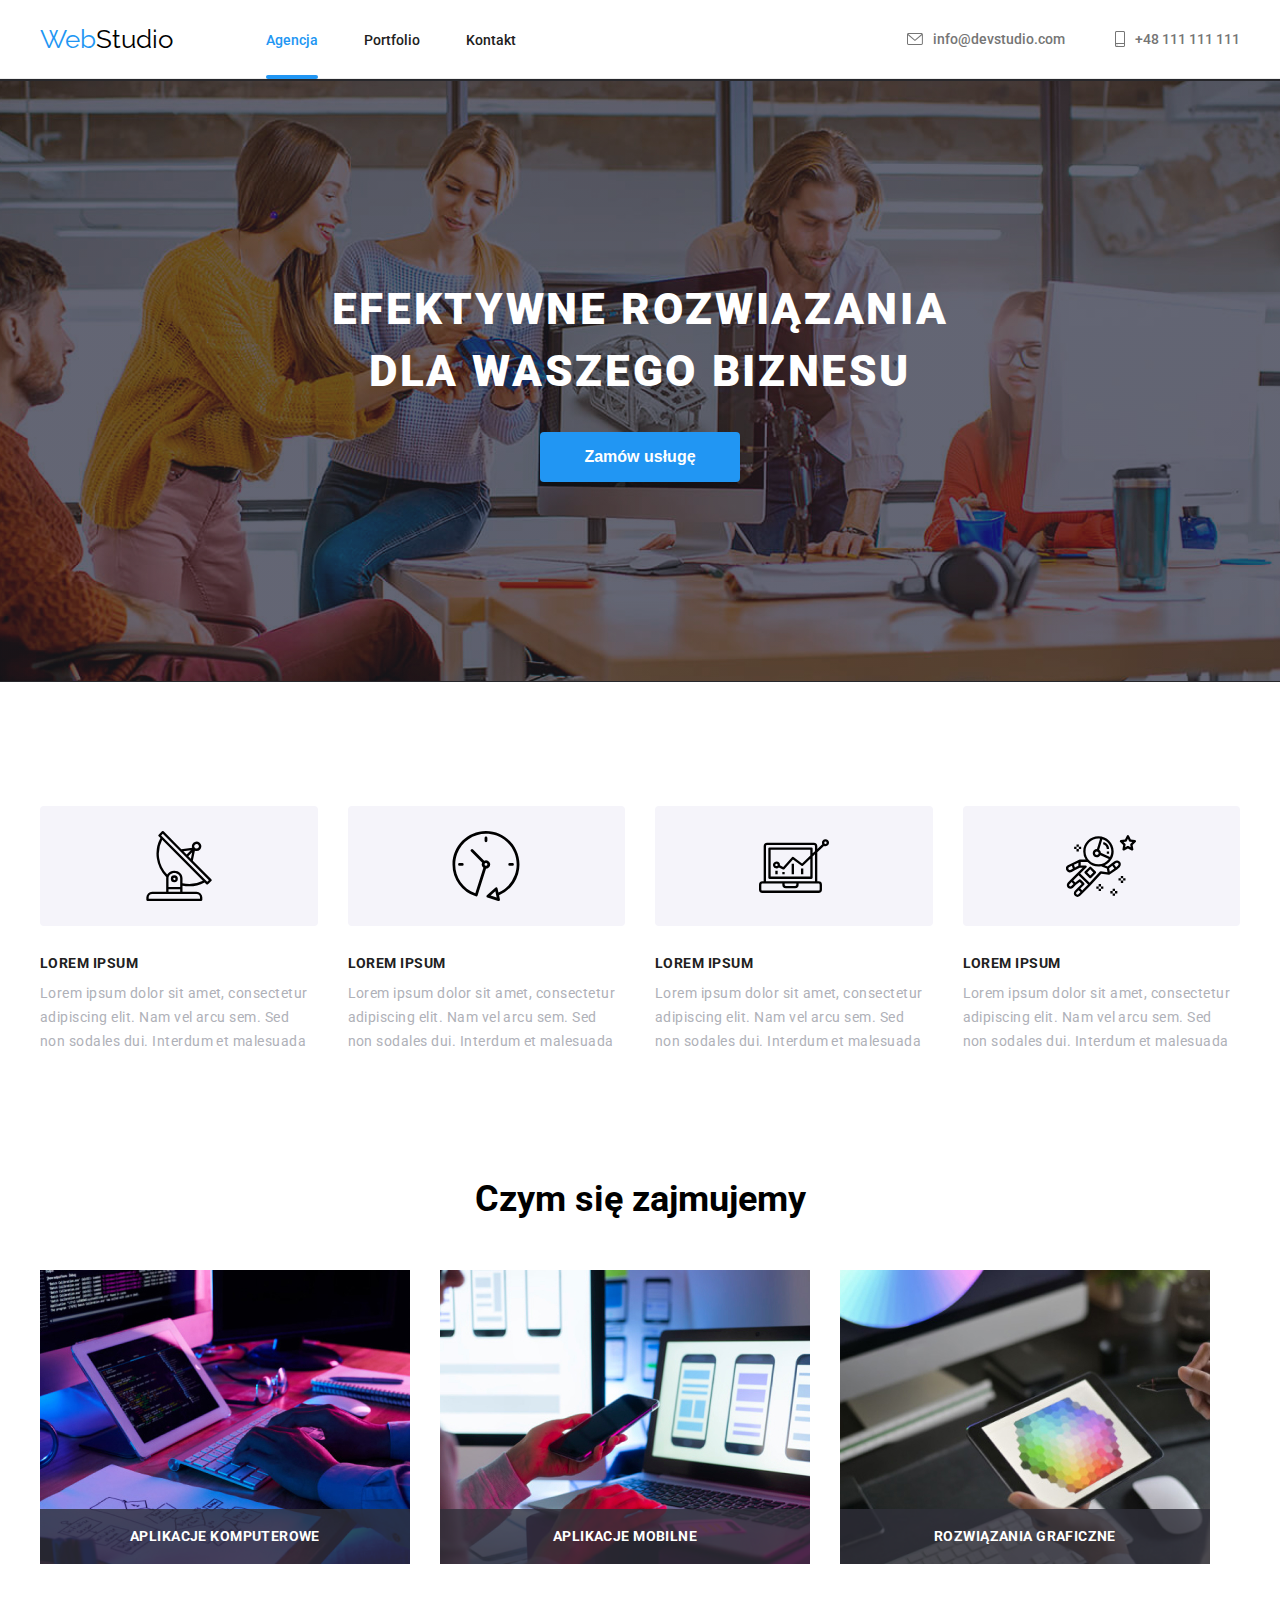
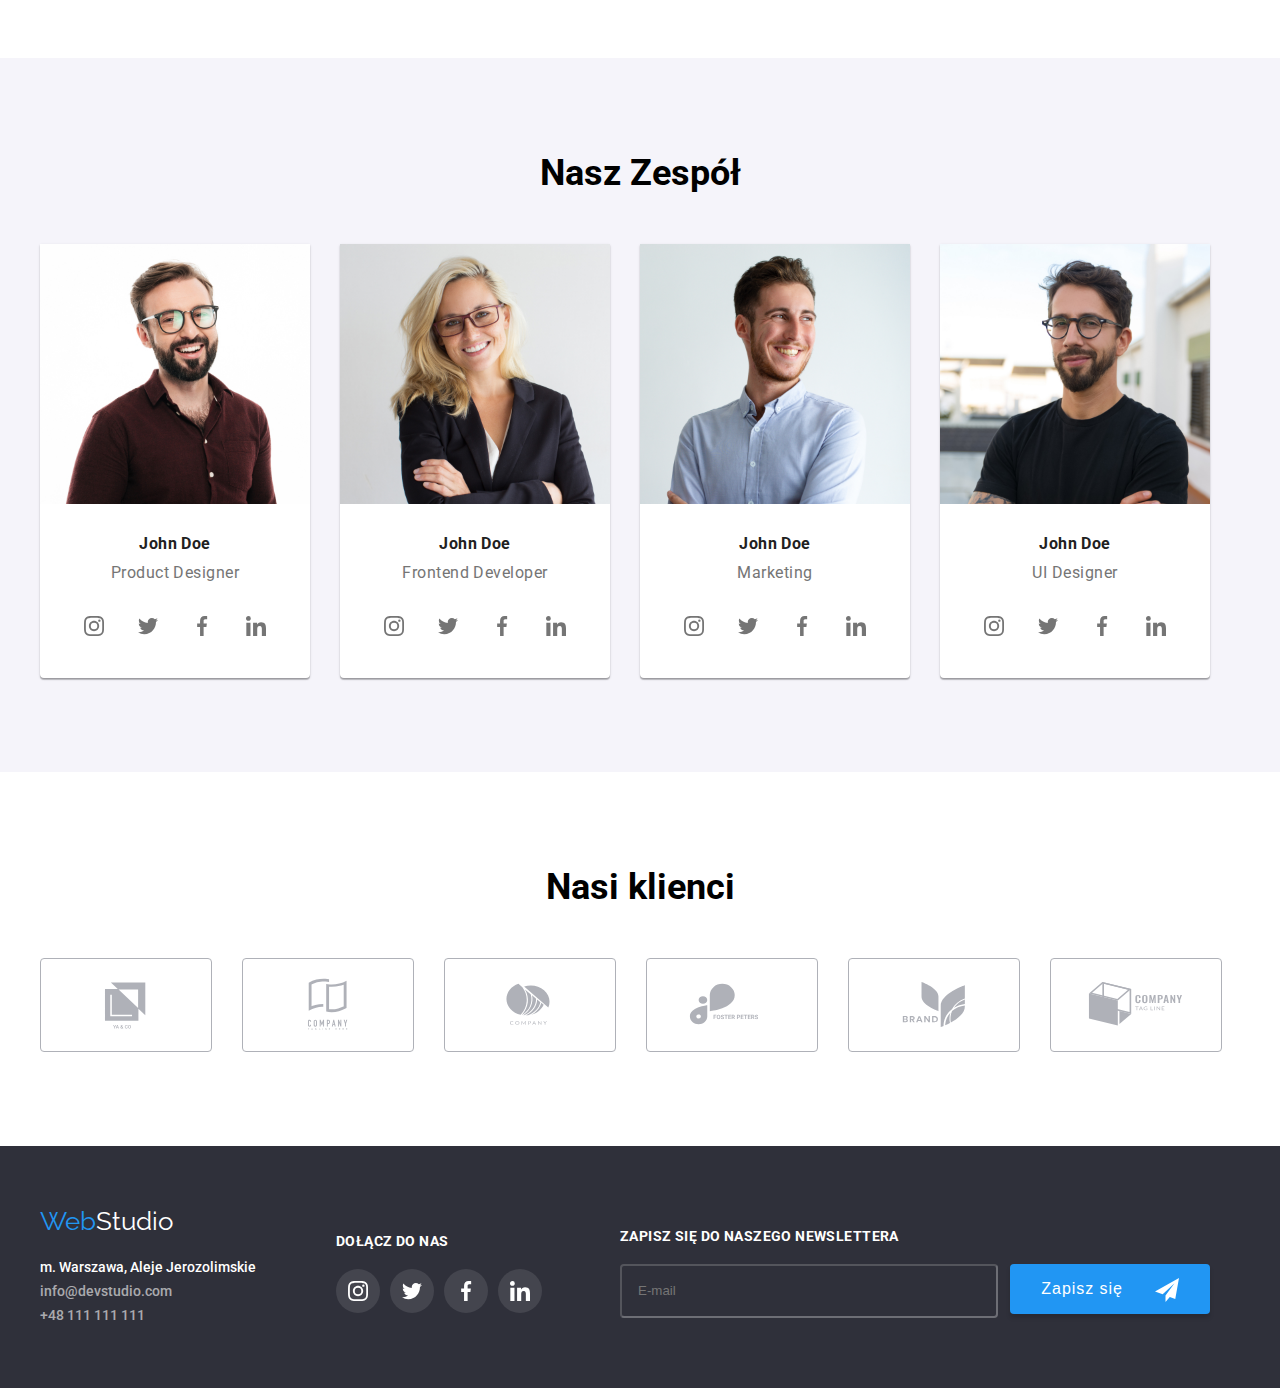
<file: index.html>
<!DOCTYPE html>
<html lang="pl">
    <head>
        <meta charset="UTF-8" />
        <meta http-equiv="X-UA-Compatible" content="IE=edge" />
        <meta name="viewport" content="width=device-width, initial-scale=1.0" />
        <title>Studio</title>
        <link
            rel="stylesheet"
            href="https://cdnjs.cloudflare.com/ajax/libs/modern-normalize/1.1.0/modern-normalize.min.css"
            integrity="sha512-wpPYUAdjBVSE4KJnH1VR1HeZfpl1ub8YT/NKx4PuQ5NmX2tKuGu6U/JRp5y+Y8XG2tV+wKQpNHVUX03MfMFn9Q=="
            crossorigin="anonymous"
            referrerpolicy="no-referrer"
        />
        <link rel="stylesheet" href="./css/main.min.css" />
        <link rel="preconnect" href="https://fonts.googleapis.com" />
        <link rel="preconnect" href="https://fonts.gstatic.com" crossorigin />
        <link
            href="https://fonts.googleapis.com/css2?family=Raleway:wght@700&family=Roboto:wght@400;500;700;900&display=swap"
            rel="stylesheet"
        />
    </head>
    <body>
        <!---------------------------- HEADER ---------------------------->
        <header class="header">
            <div class="header__container container">
                <nav class="header__navigation">
                    <a class="logo" href="index.html" title="Strona główna"
                        >Web<span class="logo__studio--header">Studio</span></a
                    >
                    <ul class="header__nav list">
                        <li class="header__nav-item">
                            <a
                                class="header__nav-link header__nav-link--is-active"
                                href="index.html"
                                >Agencja</a
                            >
                        </li>
                        <li class="header__nav-item">
                            <a class="header__nav-link" href="portfolio.html"
                                >Portfolio</a
                            >
                        </li>
                        <li class="header__nav-item">
                            <a class="header__nav-link" href="#">Kontakt</a>
                        </li>
                    </ul>
                </nav>
                <ul class="header__contact">
                    <li class="header__contact-item">
                        <a
                            href="mailto:info@devstudio.com"
                            class="header__contact-link"
                            ><svg
                                class="header__contact-icon"
                                width="16"
                                height="12"
                            >
                                <use href="./img/icons.svg#icon-mail"></use>
                            </svg>
                            <span>info@devstudio.com</span></a
                        >
                    </li>
                    <li class="header__contact-item">
                        <a href="tel:+48111111111" class="header__contact-link">
                            <svg
                                class="header__contact-icon"
                                width="10"
                                height="16"
                            >
                                <use
                                    href="./img/icons.svg#icon-smartphone"
                                ></use>
                            </svg>
                            <span>+48 111 111 111</span>
                        </a>
                    </li>
                </ul>
            </div>
        </header>
        <!---------------------------- HEADER ---------------------------->
        <!---------------------------- MAIN PAGE CONTENT ---------------------------->
        <main>
            <section class="section hero">
                <div class="container">
                    <h1 class="hero__title">
                        Efektywne rozwiązania dla waszego biznesu
                    </h1>
                    <button type="button" class="hero__button" data-modal-open>
                        Zamów usługę
                    </button>
                </div>
            </section>
            <!---------------------------- MAIN PAGE CONTENT ---------------------------->
            <!----------------------------------- BENEFITS -------------------------------->
            <section class="benefits section">
                <div class="container">
                    <ul class="benefits__list">
                        <li class="benefits__list-item">
                            <div class="benefits__icon">
                                <svg width="70px" height="70px">
                                    <use
                                        href="img/icons.svg#icon-antenna"
                                    ></use>
                                </svg>
                            </div>
                            <h4 class="benefits__title">LOREM IPSUM</h4>
                            <p class="benefits__article">
                                Lorem ipsum dolor sit amet, consectetur
                                adipiscing elit. Nam vel arcu sem. Sed non
                                sodales dui. Interdum et malesuada
                            </p>
                        </li>
                        <li class="benefits__list-item">
                            <div class="benefits__icon">
                                <svg width="70px" height="70px">
                                    <use href="img/icons.svg#icon-clock"></use>
                                </svg>
                            </div>
                            <h4 class="benefits__title">LOREM IPSUM</h4>
                            <p class="benefits__article">
                                Lorem ipsum dolor sit amet, consectetur
                                adipiscing elit. Nam vel arcu sem. Sed non
                                sodales dui. Interdum et malesuada
                            </p>
                        </li>
                        <li class="benefits__list-item">
                            <div class="benefits__icon">
                                <svg width="70px" height="70px">
                                    <use
                                        href="img/icons.svg#icon-diagram"
                                    ></use>
                                </svg>
                            </div>
                            <h4 class="benefits__title">LOREM IPSUM</h4>
                            <p class="benefits__article">
                                Lorem ipsum dolor sit amet, consectetur
                                adipiscing elit. Nam vel arcu sem. Sed non
                                sodales dui. Interdum et malesuada
                            </p>
                        </li>
                        <li class="benefits__list-item">
                            <div class="benefits__icon">
                                <svg width="70px" height="70px">
                                    <use
                                        href="img/icons.svg#icon-astronaut"
                                    ></use>
                                </svg>
                            </div>
                            <h4 class="benefits__title">LOREM IPSUM</h4>
                            <p class="benefits__article">
                                Lorem ipsum dolor sit amet, consectetur
                                adipiscing elit. Nam vel arcu sem. Sed non
                                sodales dui. Interdum et malesuada
                            </p>
                        </li>
                    </ul>
                </div>
            </section>
            <!----------------------------------- BENEFITS -------------------------------->
            <!----------------------------JOBS - CZYM SIĘ ZAJMUJEMY ---------------------------->
            <section class="jobs section">
                <div class="container">
                    <h2 class="jobs__section-title">Czym się zajmujemy</h2>
                    <div class="jobs__box">
                        <div class="jobs__img">
                            <img
                                src="img/box1.jpg"
                                alt="Tworzenie oprogramowania dla firm"
                                width="370"
                                height="294"
                            />
                            <p class="jobs__title">Aplikacje komputerowe</p>
                        </div>
                        <div class="jobs__img">
                            <img
                                src="img/box2.jpg"
                                alt="Projektowanie interfejsu"
                                width="370"
                                height="294"
                            />
                            <p class="jobs__title">Aplikacje mobilne</p>
                        </div>
                        <div class="jobs__img">
                            <img
                                src="img/box3.jpg"
                                alt="Ostylowanie projektu"
                                width="370"
                                height="294"
                            />
                            <p class="jobs__title">Rozwiązania graficzne</p>
                        </div>
                    </div>
                </div>
            </section>
            <!----------------------------JOBS - CZYM SIĘ ZAJMUJEMY ---------------------------->
            <!----------------------------TEAM - NASZ ZESPÓŁ ---------------------------->
            <section class="team section">
                <div class="container">
                    <h2 class="team__section-title">Nasz Zespół</h2>
                    <ul class="team__list">
                        <li class="team__list-item">
                            <figure class="team__member">
                                <img
                                    src="img/pd.jpg"
                                    alt="John Doe Product Designer"
                                    width="270"
                                    height="260"
                                />
                                <figcaption class="team__member-description">
                                    <h4 class="team__member-name">John Doe</h4>
                                    <p class="team__member-job">
                                        Product Designer
                                    </p>
                                    <div class="team__member-socials">
                                        <a
                                            href="https://www.instagram.com/"
                                            class="team__member-socials-link"
                                        >
                                            <svg width="20" height="20">
                                                <use
                                                    href="img/icons.svg#icon-instagram"
                                                ></use></svg
                                        ></a>
                                        <a
                                            href="https://twitter.com/"
                                            class="team__member-socials-link"
                                        >
                                            <svg width="20" height="20">
                                                <use
                                                    href="img/icons.svg#icon-twitter"
                                                ></use></svg></a
                                        ><a
                                            href="https://www.facebook.com/"
                                            class="team__member-socials-link"
                                        >
                                            <svg width="20" height="20">
                                                <use
                                                    href="img/icons.svg#icon-facebook"
                                                ></use></svg></a
                                        ><a
                                            href="https://www.linkedin.com/"
                                            class="team__member-socials-link"
                                        >
                                            <svg width="20" height="20">
                                                <use
                                                    href="img/icons.svg#icon-linkedin"
                                                ></use></svg
                                        ></a>
                                    </div>
                                </figcaption>
                            </figure>
                        </li>
                        <li class="team__list-item">
                            <figure class="team__member">
                                <img
                                    src="img/fd.jpg"
                                    alt="John Doe Frontend Developer"
                                    width="270"
                                    height="260"
                                />
                                <figcaption class="team__member-description">
                                    <h4 class="team__member-name">John Doe</h4>
                                    <p class="team__member-job">
                                        Frontend Developer
                                    </p>
                                    <div class="team__member-socials">
                                        <a
                                            href="https://www.instagram.com/"
                                            class="team__member-socials-link"
                                        >
                                            <svg width="20" height="20">
                                                <use
                                                    href="img/icons.svg#icon-instagram"
                                                ></use></svg
                                        ></a>
                                        <a
                                            href="https://twitter.com/"
                                            class="team__member-socials-link"
                                        >
                                            <svg width="20" height="20">
                                                <use
                                                    href="img/icons.svg#icon-twitter"
                                                ></use></svg></a
                                        ><a
                                            href="https://www.facebook.com/"
                                            class="team__member-socials-link"
                                        >
                                            <svg width="20" height="20">
                                                <use
                                                    href="img/icons.svg#icon-facebook"
                                                ></use></svg></a
                                        ><a
                                            href="https://www.linkedin.com/"
                                            class="team__member-socials-link"
                                        >
                                            <svg width="20" height="20">
                                                <use
                                                    href="img/icons.svg#icon-linkedin"
                                                ></use></svg
                                        ></a>
                                    </div>
                                </figcaption>
                            </figure>
                        </li>
                        <li class="team__list-item">
                            <figure class="team__member">
                                <img
                                    src="img/marketing.jpg"
                                    alt="John Doe Marketing"
                                    width="270"
                                    height="260"
                                />
                                <figcaption class="team__member-description">
                                    <h4 class="team__member-name">John Doe</h4>
                                    <p class="team__member-job">Marketing</p>
                                    <div class="team__member-socials">
                                        <a
                                            href="https://www.instagram.com/"
                                            class="team__member-socials-link"
                                        >
                                            <svg width="20" height="20">
                                                <use
                                                    href="img/icons.svg#icon-instagram"
                                                ></use></svg
                                        ></a>
                                        <a
                                            href="https://twitter.com/"
                                            class="team__member-socials-link"
                                        >
                                            <svg width="20" height="20">
                                                <use
                                                    href="img/icons.svg#icon-twitter"
                                                ></use></svg></a
                                        ><a
                                            href="https://www.facebook.com/"
                                            class="team__member-socials-link"
                                        >
                                            <svg width="20" height="20">
                                                <use
                                                    href="img/icons.svg#icon-facebook"
                                                ></use></svg></a
                                        ><a
                                            href="https://www.linkedin.com/"
                                            class="team__member-socials-link"
                                        >
                                            <svg width="20" height="20">
                                                <use
                                                    href="img/icons.svg#icon-linkedin"
                                                ></use></svg
                                        ></a>
                                    </div>
                                </figcaption>
                            </figure>
                        </li>
                        <li class="team__list-item">
                            <figure class="team__member">
                                <img
                                    src="img/ui.jpg"
                                    alt="John Doe UI Designer"
                                    width="270"
                                    height="260"
                                />
                                <figcaption class="team__member-description">
                                    <h4 class="team__member-name">John Doe</h4>
                                    <p class="team__member-job">UI Designer</p>
                                    <div class="team__member-socials">
                                        <a
                                            href="https://www.instagram.com/"
                                            class="team__member-socials-link"
                                        >
                                            <svg width="20" height="20">
                                                <use
                                                    href="img/icons.svg#icon-instagram"
                                                ></use></svg
                                        ></a>
                                        <a
                                            href="https://twitter.com/"
                                            class="team__member-socials-link"
                                        >
                                            <svg width="20" height="20">
                                                <use
                                                    href="img/icons.svg#icon-twitter"
                                                ></use></svg></a
                                        ><a
                                            href="https://www.facebook.com/"
                                            class="team__member-socials-link"
                                        >
                                            <svg width="20" height="20">
                                                <use
                                                    href="img/icons.svg#icon-facebook"
                                                ></use></svg></a
                                        ><a
                                            href="https://www.linkedin.com/"
                                            class="team__member-socials-link"
                                        >
                                            <svg width="20" height="20">
                                                <use
                                                    href="img/icons.svg#icon-linkedin"
                                                ></use></svg
                                        ></a>
                                    </div>
                                </figcaption>
                            </figure>
                        </li>
                    </ul>
                </div>
            </section>
            <!---------------------------- TEAM - NASZ ZESPÓŁ ---------------------------->
            <!---------------------------- CLIENTS - NASI KLIENCI ---------------------------->
            <section class="clients section">
                <div class="container">
                    <h2 class="clients__section-title">Nasi klienci</h2>
                    <ul class="clients__list">
                        <li tabindex="0" class="clients__list-item">
                            <svg width="106" height="60" class="clients__icon">
                                <use href="img/icons.svg#icon-yaco"></use>
                            </svg>
                        </li>
                        <li tabindex="0" class="clients__list-item">
                            <svg width="106" height="60" class="clients__icon">
                                <use
                                    href="img/icons.svg#icon-company-tagline"
                                ></use>
                            </svg>
                        </li>
                        <li tabindex="0" class="clients__list-item">
                            <svg width="106" height="60" class="clients__icon">
                                <use href="img/icons.svg#icon-company"></use>
                            </svg>
                        </li>
                        <li tabindex="0" class="clients__list-item">
                            <svg width="106" height="60" class="clients__icon">
                                <use href="img/icons.svg#icon-foster"></use>
                            </svg>
                        </li>
                        <li tabindex="0" class="clients__list-item">
                            <svg width="106" height="60" class="clients__icon">
                                <use href="img/icons.svg#icon-brand"></use>
                            </svg>
                        </li>
                        <li tabindex="0" class="clients__list-item">
                            <svg width="106" height="60" class="clients__icon">
                                <use
                                    href="img/icons.svg#icon-company_last"
                                ></use>
                            </svg>
                        </li>
                    </ul>
                </div>
            </section>
            <!---------------------------- CLIENTS - NASI KLIENCI ---------------------------->
        </main>
        <!---------------------------- MAIN PAGE FOOTER ---------------------------->
        <footer class="footer">
            <div class="footer__container container">
                <div>
                    <a class="logo" href="./index.html"
                        ><span>Web</span
                        ><span class="logo__studio--footer">Studio</span></a
                    >
                    <address>
                        <ul class="footer__contact-list">
                            <li>
                                <a
                                    class="footer__contact-list-address"
                                    href="https://goo.gl/maps/UKCzapCsmyYEoZtA6"
                                    target="_blank"
                                    >m. Warszawa, Aleje Jerozolimskie</a
                                >
                            </li>
                            <li>
                                <a
                                    class="footer__contact-list-item"
                                    href="mailto:info@devstudio.com"
                                    >info@devstudio.com</a
                                >
                            </li>
                            <li>
                                <a
                                    class="footer__contact-list-item"
                                    href="tel:48111111111"
                                    >+48 111 111 111</a
                                >
                            </li>
                        </ul>
                    </address>
                </div>
                <div class="footer__social">
                    <h3 class="footer__social-title">Dołącz do nas</h3>
                    <ul class="footer__social-list">
                        <li>
                            <a
                                href="https://www.instagram.com/"
                                class="footer__social-link"
                            >
                                <svg width="20" height="20">
                                    <use
                                        href="img/icons.svg#icon-instagram"
                                    ></use></svg
                            ></a>
                        </li>
                        <li>
                            <a
                                href="https://twitter.com/"
                                class="footer__social-link"
                            >
                                <svg width="20" height="20">
                                    <use
                                        href="img/icons.svg#icon-twitter"
                                    ></use></svg
                            ></a>
                        </li>
                        <li>
                            <a
                                href="https://www.facebook.com/"
                                class="footer__social-link"
                            >
                                <svg width="20" height="20">
                                    <use
                                        href="img/icons.svg#icon-facebook"
                                    ></use></svg
                            ></a>
                        </li>
                        <li>
                            <a
                                href="https://www.linkedin.com/"
                                class="footer__social-link"
                            >
                                <svg width="20px" height="20px">
                                    <use
                                        href="img/icons.svg#icon-linkedin"
                                    ></use></svg
                            ></a>
                        </li>
                    </ul>
                </div>
                <div class="footer__newsletter">
                    <h2 class="footer__newsletter-title">
                        ZAPISZ SIĘ DO NASZEGO NEWSLETTERA
                    </h2>
                    <form class="footer__mail-sub">
                        <input
                            class="footer__subscription-form"
                            type="email"
                            name="input-footer-email"
                            placeholder="E-mail"
                            required
                        />
                        <button class="footer__newsletter-button" type="submit">
                            <span class="footer__newsletter-button-text"
                                >Zapisz się</span
                            >
                            <svg
                                class="footer__send-icon"
                                width="24"
                                height="24"
                            >
                                <use href="./img/icons.svg#icon-send"></use>
                            </svg>
                        </button>
                    </form>
                </div>
            </div>
        </footer>
        <!---------------------------- MAIN PAGE FOOTER ---------------------------->
        <!---------------------------- MAIN PAGE MODAL ---------------------------->
        <div class="backdrop is-hidden" data-modal>
            <div class="modal">
                <button
                    type="button"
                    class="modal__close-button"
                    data-modal-close
                >
                    X
                </button>
                <form class="modal-form">
                    <h2 clas="modal__name-title">
                        Zostaw swoje dane w formularzu poniżej
                    </h2>
                    <label class="modal__name-field">Imie</label>
                    <input
                        type="text"
                        name="client-name"
                        class="modal__form-area"
                        minlength="3"
                        required
                        pattern="^[a-zA-Z]+\s[a-zA-z]+$"
                    />
                    <svg class="modal__form-icon" width="18px" height="18px">
                        <use href="./img/icons.svg#icon-person"></use>
                    </svg>
                    <label class="modal__name-field">Telefon</label>
                    <input
                        type="tel"
                        name="phone-number"
                        class="modal__form-area"
                        minlength="9"
                        required
                        pattern="[0-9\+\-]{9,15}"
                    />
                    <svg class="modal__form-icon" width="18px" height="18px">
                        <use href="./img/icons.svg#icon-phone"></use>
                    </svg>
                    <label class="modal__name-field">Email</label>
                    <input
                        type="email"
                        name="email"
                        class="modal__form-area"
                        required
                    />
                    <svg class="modal__form-icon" width="18px" height="18px">
                        <use href="./img/icons.svg#icon-emailform"></use>
                    </svg>
                    <label class="modal__name-field">Komentarz</label>
                    <textarea
                        placeholder="Wprowadź tekst"
                        name="comment"
                        class="modal__form-area-comment"
                    ></textarea>
                    <label class="modal__form-regulations">
                        <input
                            type="checkbox"
                            name="checkbox-acceptance"
                            class="modal__hidden-checkbox"
                        />
                        <div class="modal__custom-checkbox">
                            <svg
                                class="modal__custom-checkbox-img"
                                width="16px"
                                height="16px"
                            >
                                <use
                                    href="./img/symbol-defs.svg#icon-check"
                                ></use>
                            </svg>
                        </div>
                        <span class="modal__regulations-form-text"
                            >Oświadczam iż akceptuję
                            <a href="#" class="modal__regulations-form-link"
                                >Regulamin</a
                            >
                            i
                            <a href="#" class="modal__regulations-form-link"
                                >Politykę Prywatności.</a
                            ></span
                        ></label
                    >
                    <button class="modal__form-submit-button" type="submit">
                        Wyślij
                    </button>
                </form>
            </div>
        </div>
        <script src="./js/modal.js"></script>
    </body>
</html>
<!---------------------------- MAIN PAGE MODAL ---------------------------->
</file>
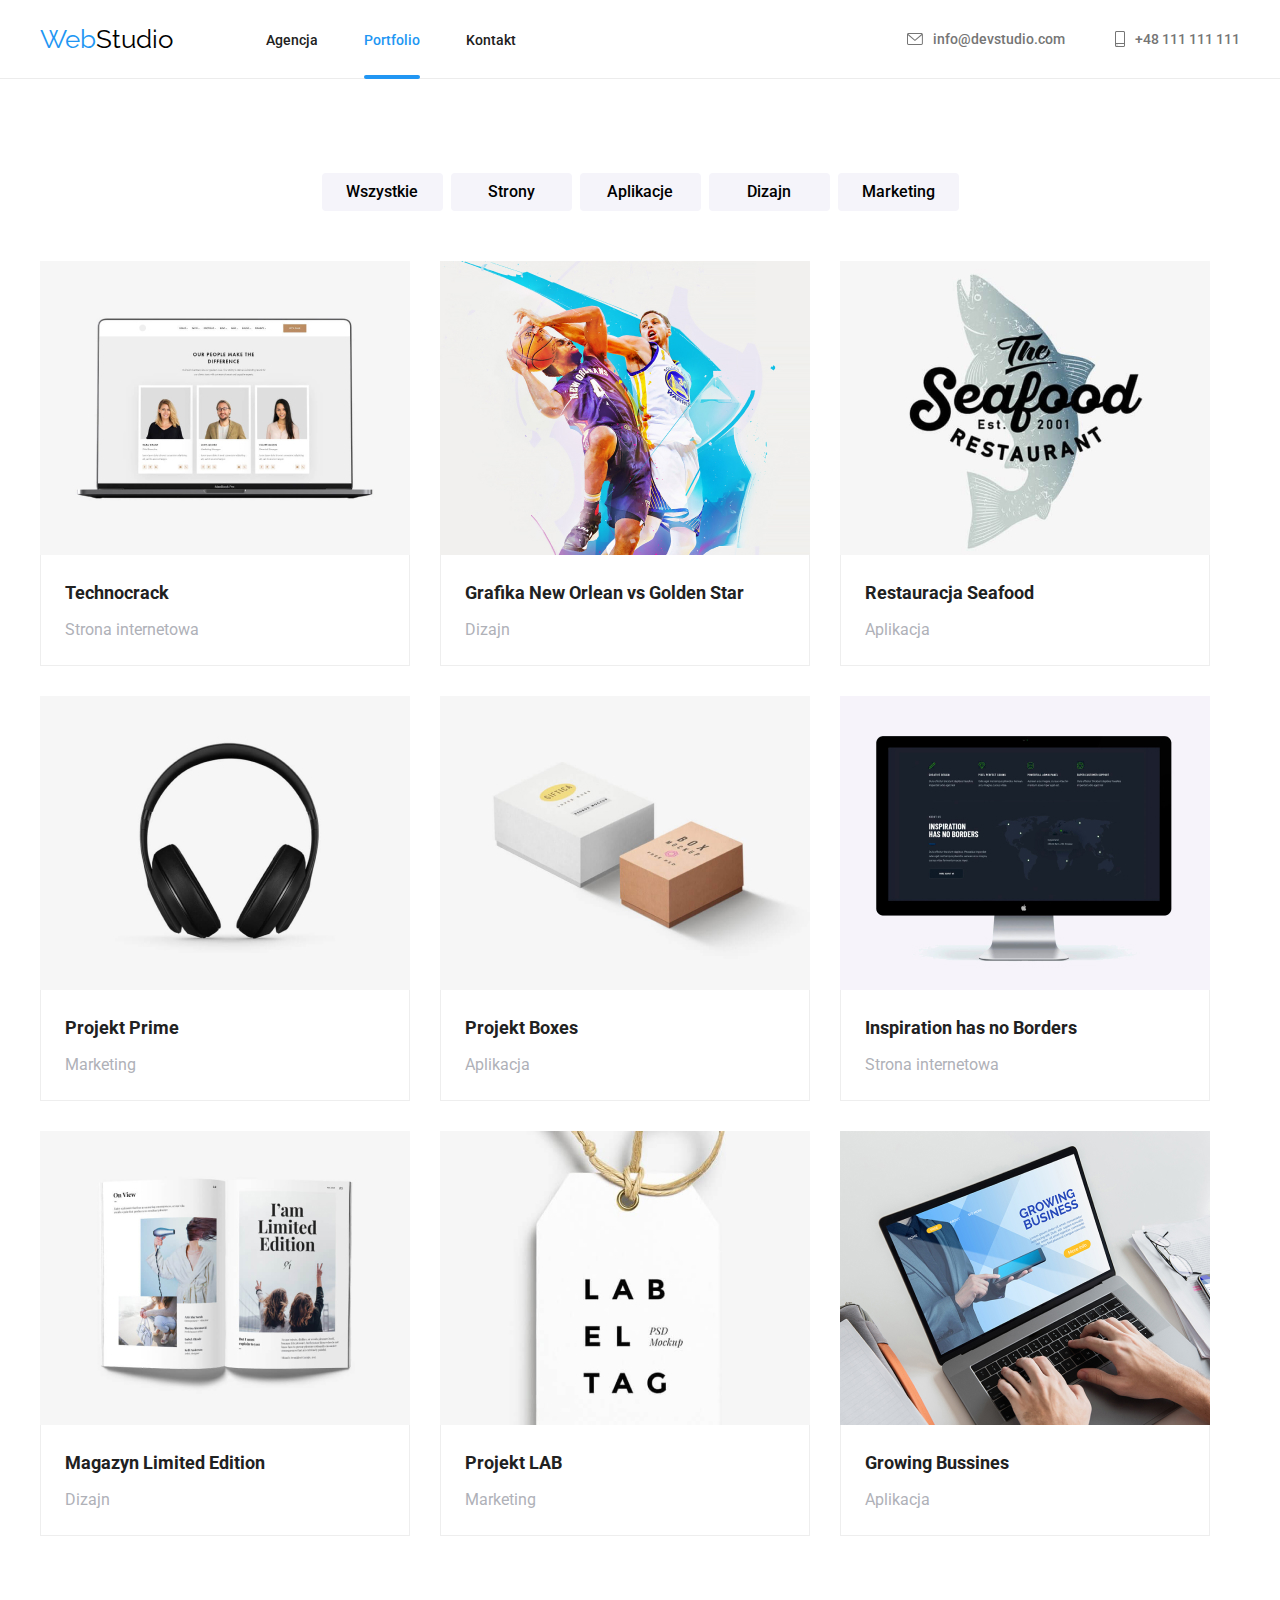
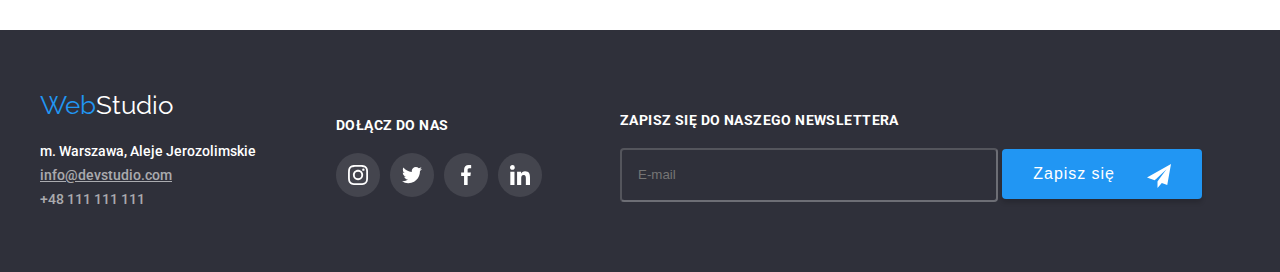
<file: portfolio.html>
<!DOCTYPE html>
<html lang="pl">
    <head>
        <meta charset="UTF-8" />
        <meta http-equiv="X-UA-Compatible" content="IE=edge" />
        <meta name="viewport" content="width=device-width, initial-scale=1.0" />
        <link
            rel="stylesheet"
            href="https://cdnjs.cloudflare.com/ajax/libs/modern-normalize/1.1.0/modern-normalize.min.css"
            integrity="sha512-wpPYUAdjBVSE4KJnH1VR1HeZfpl1ub8YT/NKx4PuQ5NmX2tKuGu6U/JRp5y+Y8XG2tV+wKQpNHVUX03MfMFn9Q=="
            crossorigin="anonymous"
            referrerpolicy="no-referrer"
        />
        <link rel="stylesheet" href="./css/main.min.css" />
        <link rel="preconnect" href="https://fonts.googleapis.com" />
        <link rel="preconnect" href="https://fonts.gstatic.com" crossorigin />
        <link
            href="https://fonts.googleapis.com/css2?family=Raleway:wght@700&family=Roboto:wght@400;500;700;900&display=swap"
            rel="stylesheet"
        />

        <title>Portfolio</title>
    </head>
    <body>
        <!---------------------------- HEADER ---------------------------->
        <header class="header">
            <div class="header__container container">
                <nav class="header__navigation">
                    <a class="logo" href="index.html" title="Strona główna"
                        >Web<span class="logo__studio--header">Studio</span></a
                    >
                    <ul class="header__nav list">
                        <li class="header__nav-item">
                            <a class="header__nav-link" href="index.html"
                                >Agencja</a
                            >
                        </li>
                        <li class="header__nav-item">
                            <a
                                class="header__nav-link header__nav-link--is-active"
                                href="portfolio.html"
                                >Portfolio</a
                            >
                        </li>
                        <li class="header__nav-item">
                            <a class="header__nav-link" href="#">Kontakt</a>
                        </li>
                    </ul>
                </nav>
                <ul class="header__contact">
                    <li class="header__contact-item">
                        <a
                            href="mailto:info@devstudio.com"
                            class="header__contact-link"
                            ><svg
                                class="header__contact-icon"
                                width="16"
                                height="12"
                            >
                                <use href="./img/icons.svg#icon-mail"></use>
                            </svg>
                            <span>info@devstudio.com</span></a
                        >
                    </li>
                    <li class="header__contact-item">
                        <a href="tel:+48111111111" class="header__contact-link">
                            <svg
                                class="header__contact-icon"
                                width="10"
                                height="16"
                            >
                                <use
                                    href="./img/icons.svg#icon-smartphone"
                                ></use>
                            </svg>
                            <span>+48 111 111 111</span>
                        </a>
                    </li>
                </ul>
            </div>
        </header>
        <!---------------------------- HEADER ---------------------------->
        <!---------------------------- CATEGORY BUTTONS ---------------------------->
        <main class="portfolio__category section">
            <div class="container">
                <section class="portfolio__category-buttons">
                    <!--BUTTONS-->
                    <ul class="portfolio__category-button-list">
                        <li>
                            <button
                                class="portfolio__category-button-list-item"
                                type="button"
                            >
                                Wszystkie
                            </button>
                        </li>
                        <li>
                            <button
                                class="portfolio__category-button-list-item"
                                type="button"
                            >
                                Strony
                            </button>
                        </li>
                        <li>
                            <button
                                class="portfolio__category-button-list-item"
                                type="button"
                            >
                                Aplikacje
                            </button>
                        </li>
                        <li>
                            <button
                                class="portfolio__category-button-list-item"
                                type="button"
                            >
                                Dizajn
                            </button>
                        </li>
                        <li>
                            <button
                                class="portfolio__category-button-list-item"
                                type="button"
                            >
                                Marketing
                            </button>
                        </li>
                    </ul>
                </section>
                <!---------------------------- CATEGORY BUTTONS ---------------------------->
                <!---------------------------- GALLERY ---------------------------->
                <div class="gallery">
                    <ul class="gallery__section-list">
                        <li class="gallery__section-list-item">
                            <div class="gallery__img-window">
                                <div class="gallery__img-specification">
                                    <p class="gallery__img-specification-text">
                                        Technocrack jest popularną platformą
                                        wykorzystywaną do rozpowszechniania
                                        koronawirusa. Firmy wykorzystują tę
                                        platformę do celów szpiegowskich i
                                        ataków na niezabezpieczone serwery
                                        konkurencji
                                    </p>
                                </div>
                                <img
                                    src="img/website.jpg"
                                    alt="Website project"
                                    width="370"
                                    height="294"
                                />
                            </div>
                            <div class="gallery__img-label">
                                <span class="gallery__img-title"
                                    >Technocrack</span
                                >
                                <span class="gallery__img-description"
                                    >Strona internetowa</span
                                >
                            </div>
                        </li>
                        <li class="gallery__section-list-item">
                            <div class="gallery__img-window">
                                <div class="gallery__img-specification">
                                    <p class="gallery__img-specification-text">
                                        Technocrack jest popularną platformą
                                        wykorzystywaną do rozpowszechniania
                                        koronawirusa. Firmy wykorzystują tę
                                        platformę do celów szpiegowskich i
                                        ataków na niezabezpieczone serwery
                                        konkurencji
                                    </p>
                                </div>
                                <img
                                    src="img/basketdesign.jpg"
                                    alt="basketball match"
                                    width="370"
                                    height="294"
                                />
                            </div>
                            <div class="gallery__img-label">
                                <span class="gallery__img-title"
                                    >Grafika New Orlean vs Golden Star</span
                                >
                                <span class="gallery__img-description"
                                    >Dizajn</span
                                >
                            </div>
                        </li>
                        <li class="gallery__section-list-item">
                            <div class="gallery__img-window">
                                <div class="gallery__img-specification">
                                    <p class="gallery__img-specification-text">
                                        Technocrack jest popularną platformą
                                        wykorzystywaną do rozpowszechniania
                                        koronawirusa. Firmy wykorzystują tę
                                        platformę do celów szpiegowskich i
                                        ataków na niezabezpieczone serwery
                                        konkurencji
                                    </p>
                                </div>
                                <img
                                    src="img/seafood.jpg"
                                    alt="Seafood restaurant logo"
                                    width="370"
                                    height="294"
                                />
                            </div>
                            <div class="gallery__img-label">
                                <span class="gallery__img-title"
                                    >Restauracja Seafood</span
                                >
                                <span class="gallery__img-description"
                                    >Aplikacja</span
                                >
                            </div>
                        </li>
                        <li class="gallery__section-list-item">
                            <div class="gallery__img-window">
                                <div class="gallery__img-specification">
                                    <p class="gallery__img-specification-text">
                                        Technocrack jest popularną platformą
                                        wykorzystywaną do rozpowszechniania
                                        koronawirusa. Firmy wykorzystują tę
                                        platformę do celów szpiegowskich i
                                        ataków na niezabezpieczone serwery
                                        konkurencji
                                    </p>
                                </div>
                                <img
                                    src="img/headset.jpg"
                                    alt="black headset"
                                    width="370"
                                    height="294"
                                />
                            </div>
                            <div class="gallery__img-label">
                                <span class="gallery__img-title"
                                    >Projekt Prime</span
                                >
                                <span class="gallery__img-description"
                                    >Marketing</span
                                >
                            </div>
                        </li>
                        <li class="gallery__section-list-item">
                            <div class="gallery__img-window">
                                <div class="gallery__img-specification">
                                    <p class="gallery__img-specification-text">
                                        Technocrack jest popularną platformą
                                        wykorzystywaną do rozpowszechniania
                                        koronawirusa. Firmy wykorzystują tę
                                        platformę do celów szpiegowskich i
                                        ataków na niezabezpieczone serwery
                                        konkurencji
                                    </p>
                                </div>
                                <img
                                    src="img/boxes.jpg"
                                    alt="Two boxes"
                                    width="370"
                                    height="294"
                                />
                            </div>
                            <div class="gallery__img-label">
                                <span class="gallery__img-title"
                                    >Projekt Boxes</span
                                >
                                <span class="gallery__img-description"
                                    >Aplikacja</span
                                >
                            </div>
                        </li>
                        <li class="gallery__section-list-item">
                            <div class="gallery__img-window">
                                <div class="gallery__img-specification">
                                    <p class="gallery__img-specification-text">
                                        Technocrack jest popularną platformą
                                        wykorzystywaną do rozpowszechniania
                                        koronawirusa. Firmy wykorzystują tę
                                        platformę do celów szpiegowskich i
                                        ataków na niezabezpieczone serwery
                                        konkurencji
                                    </p>
                                </div>
                                <img
                                    src="img/websitemonitor.jpg"
                                    alt="Website on monitor"
                                    width="370"
                                    height="294"
                                />
                            </div>
                            <div class="gallery__img-label">
                                <span class="gallery__img-title"
                                    >Inspiration has no Borders</span
                                >
                                <span class="gallery__img-description"
                                    >Strona internetowa</span
                                >
                            </div>
                        </li>
                        <li class="gallery__section-list-item">
                            <div class="gallery__img-window">
                                <div class="gallery__img-specification">
                                    <p class="gallery__img-specification-text">
                                        Technocrack jest popularną platformą
                                        wykorzystywaną do rozpowszechniania
                                        koronawirusa. Firmy wykorzystują tę
                                        platformę do celów szpiegowskich i
                                        ataków na niezabezpieczone serwery
                                        konkurencji
                                    </p>
                                </div>
                                <img
                                    src="img/bookdesign.jpg"
                                    alt="Book design"
                                    width="370"
                                    height="294"
                                />
                            </div>
                            <div class="gallery__img-label">
                                <span class="gallery__img-title"
                                    >Magazyn Limited Edition</span
                                >
                                <span class="gallery__img-description"
                                    >Dizajn</span
                                >
                            </div>
                        </li>
                        <li class="gallery__section-list-item">
                            <div class="gallery__img-window">
                                <div class="gallery__img-specification">
                                    <p class="gallery__img-specification-text">
                                        Technocrack jest popularną platformą
                                        wykorzystywaną do rozpowszechniania
                                        koronawirusa. Firmy wykorzystują tę
                                        platformę do celów szpiegowskich i
                                        ataków na niezabezpieczone serwery
                                        konkurencji
                                    </p>
                                </div>
                                <img
                                    src="img/label.jpg"
                                    alt="White label"
                                    width="370"
                                    height="294"
                                />
                            </div>
                            <div class="gallery__img-label">
                                <span class="gallery__img-title"
                                    >Projekt LAB</span
                                >
                                <span class="gallery__img-description"
                                    >Marketing</span
                                >
                            </div>
                        </li>
                        <li class="gallery__section-list-item">
                            <div class="gallery__img-window">
                                <div class="gallery__img-specification">
                                    <p class="gallery__img-specification-text">
                                        Technocrack jest popularną platformą
                                        wykorzystywaną do rozpowszechniania
                                        koronawirusa. Firmy wykorzystują tę
                                        platformę do celów szpiegowskich i
                                        ataków na niezabezpieczone serwery
                                        konkurencji
                                    </p>
                                </div>
                                <img
                                    src="img/laptopapp.jpg"
                                    alt="Application on laptop"
                                    width="370"
                                    height="294"
                                />
                            </div>
                            <div class="gallery__img-label">
                                <span class="gallery__img-title"
                                    >Growing Bussines</span
                                >
                                <span class="gallery__img-description"
                                    >Aplikacja</span
                                >
                            </div>
                        </li>
                    </ul>
                </div>
            </div>
        </main>
        <!---------------------------- GALLERY ---------------------------->
        <!---------------------------- PORTFOLIO PAGE FOOTER ---------------------------->
        <footer class="footer">
            <div class="footer__container container">
                <div>
                    <a class="logo" href="./index.html"
                        ><span>Web</span
                        ><span class="logo__studio--footer">Studio</span></a
                    >
                    <address>
                        <ul class="footer__contact-list">
                            <li>
                                <a
                                    class="footer__contact-list-address"
                                    href="https://goo.gl/maps/UKCzapCsmyYEoZtA6"
                                    target="_blank"
                                    >m. Warszawa, Aleje Jerozolimskie</a
                                >
                            </li>
                            <li>
                                <a
                                    class="footer__contact-list-item footer__mail-underline"
                                    href="mailto:info@devstudio.com"
                                    >info@devstudio.com</a
                                >
                            </li>
                            <li>
                                <a
                                    class="footer__contact-list-item"
                                    href="tel:48111111111"
                                    >+48 111 111 111</a
                                >
                            </li>
                        </ul>
                    </address>
                </div>
                <div class="footer__social">
                    <h3 class="footer__social-title">Dołącz do nas</h3>
                    <ul class="footer__social-list">
                        <li>
                            <a
                                href="https://www.instagram.com/"
                                class="footer__social-link"
                            >
                                <svg width="20" height="20">
                                    <use
                                        href="img/icons.svg#icon-instagram"
                                    ></use></svg
                            ></a>
                        </li>
                        <li>
                            <a
                                href="https://twitter.com/"
                                class="footer__social-link"
                            >
                                <svg width="20" height="20">
                                    <use
                                        href="img/icons.svg#icon-twitter"
                                    ></use></svg
                            ></a>
                        </li>
                        <li>
                            <a
                                href="https://www.facebook.com/"
                                class="footer__social-link"
                            >
                                <svg width="20" height="20">
                                    <use
                                        href="img/icons.svg#icon-facebook"
                                    ></use></svg
                            ></a>
                        </li>
                        <li>
                            <a
                                href="https://www.linkedin.com/"
                                class="footer__social-link"
                            >
                                <svg width="20px" height="20px">
                                    <use
                                        href="img/icons.svg#icon-linkedin"
                                    ></use></svg
                            ></a>
                        </li>
                    </ul>
                </div>
                <div class="footer__newsletter">
                    <h2 class="footer__newsletter-title">
                        ZAPISZ SIĘ DO NASZEGO NEWSLETTERA
                    </h2>
                    <form class="mail-sub">
                        <input
                            class="footer__subscription-form"
                            type="email"
                            name="input-footer-email"
                            placeholder="E-mail"
                            required
                        />
                        <button class="footer__newsletter-button" type="submit">
                            <span class="footer__newsletter-button-text"
                                >Zapisz się</span
                            >
                            <svg
                                class="footer__send-icon"
                                width="24"
                                height="24"
                            >
                                <use href="./img/icons.svg#icon-send"></use>
                            </svg>
                        </button>
                    </form>
                </div>
            </div>
        </footer>
        <!---------------------------- PORTFOLIO PAGE FOOTER ---------------------------->
    </body>
</html>
</file>
<file: css/main.min.css>
*{margin:0;padding:0}a{text-decoration:none}ul{list-style:none}svg,img{vertical-align:middle}body{font-family:"Roboto",sans-serif}.container{width:1200px;margin:0 auto;padding:0 15px}.section{padding:94px 0}.header{border-bottom:#ececec solid 1px}.header__container{padding-top:24px;padding-bottom:24px;display:-webkit-box;display:-ms-flexbox;display:flex;-webkit-box-pack:justify;-ms-flex-pack:justify;justify-content:space-between;-webkit-box-align:center;-ms-flex-align:center;align-items:center}.header__navigation{display:-webkit-box;display:-ms-flexbox;display:flex;-webkit-box-align:center;-ms-flex-align:center;align-items:center}.header__nav{display:-webkit-box;display:-ms-flexbox;display:flex;-webkit-box-align:center;-ms-flex-align:center;align-items:center;-ms-flex-wrap:wrap;flex-wrap:wrap}.header__nav-item{margin-right:46px}.header__nav-item:last-child{margin-right:0}.header__nav-link{text-decoration:none;font-size:14px;font-weight:500;color:#212121;-webkit-transition-property:color;transition-property:color;-webkit-transition-duration:250ms;transition-duration:250ms;-webkit-transition-timing-function:cubic-bezier(0.4, 0, 0.2, 1);transition-timing-function:cubic-bezier(0.4, 0, 0.2, 1)}.header__nav-link:hover,.header__nav-link:focus,.header__nav-link:active{color:#2196f3}.header__nav-link--is-active{position:relative;color:#2196f3}.header__nav-link--is-active::after{content:"";position:absolute;display:block;top:43px;width:100%;height:4px;background-color:#2196f3;border-radius:2px}.header__contact{display:-webkit-box;display:-ms-flexbox;display:flex;-webkit-box-align:center;-ms-flex-align:center;align-items:center}.header__contact-item{display:inline;margin-right:50px}.header__contact-item:last-child{margin-right:0}.header__contact-link{color:#757575;fill:#757575;text-decoration:none;display:-webkit-box;display:-ms-flexbox;display:flex;-webkit-box-align:center;-ms-flex-align:center;align-items:center;font-size:14px;font-weight:500;-webkit-transition-property:color,fill;transition-property:color,fill;-webkit-transition-duration:250ms;transition-duration:250ms;-webkit-transition-timing-function:cubic-bezier(0.4, 0, 0.2, 1);transition-timing-function:cubic-bezier(0.4, 0, 0.2, 1)}.header__contact-link:hover,.header__contact-link:focus,.header__contact-link:active{color:#2196f3;fill:#2196f3}.header__contact-icon{margin-right:10px}.logo{color:#2196f3;font-family:"Raleway",sans-serif;font-size:26px;text-decoration:none;margin-right:93px}.logo__studio--header{color:#000}.logo__studio--footer{color:#fff}.hero{background-color:#212121;background-image:-webkit-gradient(linear, left top, left bottom, from(rgba(47, 48, 58, 0.4)), to(rgba(47, 48, 58, 0.4))),url(../img/Img.jpg);background-image:linear-gradient(rgba(47, 48, 58, 0.4), rgba(47, 48, 58, 0.4)),url(../img/Img.jpg);background-position:center;background-repeat:no-repeat;padding-top:200px;padding-bottom:200px;text-align:center}.hero__title{color:#fff;text-transform:uppercase;font-size:44px;font-weight:900;line-height:1.4em;letter-spacing:.06em;margin:0 252px 30px}.hero__button{background-color:#2196f3;color:#fff;border:none;border-radius:4px;-webkit-box-shadow:0px 4px 4px rgba(0,0,0,.15);box-shadow:0px 4px 4px rgba(0,0,0,.15);outline:none;font-size:16px;font-weight:700;line-height:1.87;cursor:pointer;width:200px;height:50px}.benefits__list{display:-webkit-box;display:-ms-flexbox;display:flex;gap:30px;letter-spacing:.03em;margin:30px 0px}.benefits__list-item{display:inline-block}.benefits__icon{background-color:#f5f4fa;border-radius:4px;display:-webkit-box;display:-ms-flexbox;display:flex;-webkit-box-pack:center;-ms-flex-pack:center;justify-content:center;-webkit-box-align:center;-ms-flex-align:center;align-items:center;padding:25px 100px;margin-bottom:30px}.benefits__title{color:#212121;font-size:14px;line-height:1.14;margin-top:30px;margin-bottom:10px}.benefits__article{color:#afb1b8;font-size:14px;line-height:1.71}.jobs{margin-top:-94px}.jobs__section-title{font-size:36px;text-align:center}.jobs__box{width:370px;height:294px;display:-webkit-box;display:-ms-flexbox;display:flex;-webkit-box-pack:justify;-ms-flex-pack:justify;justify-content:space-between;gap:30px;margin-top:50px}.jobs__img{position:relative}.jobs__title{position:absolute;background:rgba(47,48,58,.8);color:#fff;font-weight:700;font-size:14px;line-height:1.14px;letter-spacing:.03em;text-transform:uppercase;bottom:0;width:370px;text-align:center;padding:27px 0}.team{background-color:#f5f4fa;text-align:center;padding:94px 0}.team__section-title{font-size:36px;padding-bottom:50px}.team__list{gap:30px;display:-webkit-box;display:-ms-flexbox;display:flex}.team__list-item{background-color:#fff;border-radius:0px 0px 4px 4px;-webkit-box-shadow:0px 1px 3px rgba(0,0,0,.12),0px 1px 1px rgba(0,0,0,.14),0px 2px 1px rgba(0,0,0,.2);box-shadow:0px 1px 3px rgba(0,0,0,.12),0px 1px 1px rgba(0,0,0,.14),0px 2px 1px rgba(0,0,0,.2)}.team__list-item:last-child{margin-right:0}.team__member{margin-bottom:30px}.team__member-name{color:#212121;font-size:16px;line-height:1.19;letter-spacing:.03em;margin:30px 0px 10px 0px}.team__member-job{color:#757575;font-size:16px;line-height:1.19;letter-spacing:.03em;margin-bottom:16px}.team__member-socials{display:-webkit-box;display:-ms-flexbox;display:flex;gap:10px;-webkit-box-pack:center;-ms-flex-pack:center;justify-content:center;-webkit-box-align:center;-ms-flex-align:center;align-items:center;padding-top:6px}.team__member-socials-link{display:-webkit-box;display:-ms-flexbox;display:flex;width:44px;height:44px;border-radius:50%;-webkit-box-pack:center;-ms-flex-pack:center;justify-content:center;-webkit-box-align:center;-ms-flex-align:center;align-items:center;fill:#757575;-webkit-transition:background-color 250ms cubic-bezier(0.4, 0, 0.2, 1),fill 250ms cubic-bezier(0.4, 0, 0.2, 1);transition:background-color 250ms cubic-bezier(0.4, 0, 0.2, 1),fill 250ms cubic-bezier(0.4, 0, 0.2, 1)}.team__member-socials-link:hover,.team__member-socials-link:focus{fill:#fff;background-color:#2196f3}.clients{text-align:center;padding-top:94px}.clients__section-title{font-size:36px;padding-bottom:50px}.clients__list{gap:30px;display:-webkit-box;display:-ms-flexbox;display:flex}.clients__list-item{border:1px solid #afb1b8;border-radius:4px;width:170px;height:92px;display:-webkit-box;display:-ms-flexbox;display:flex;-webkit-box-pack:center;-ms-flex-pack:center;justify-content:center;-webkit-box-align:center;-ms-flex-align:center;align-items:center}.clients__list-item:hover,.clients__list-item:focus{border-color:#2196f3;-webkit-transition-duration:250ms;transition-duration:250ms;-webkit-transition-timing-function:cubic-bezier(0.4, 0, 0.2, 1);transition-timing-function:cubic-bezier(0.4, 0, 0.2, 1)}.clients__icon{fill:#afb1b8}.clients__list-item:hover>.clients__icon,.clients__list-item:focus>.clients__icon{fill:#2196f3;-webkit-transition-duration:250ms;transition-duration:250ms;-webkit-transition-timing-function:cubic-bezier(0.4, 0, 0.2, 1);transition-timing-function:cubic-bezier(0.4, 0, 0.2, 1)}.footer{padding:60px 0;background-color:#2f303a}.footer__container{display:-webkit-box;display:-ms-flexbox;display:flex;-webkit-box-align:center;-ms-flex-align:center;align-items:center}.footer__contact-list{padding-top:20px}.footer__contact-list-address{color:#fff;text-decoration:none;font-weight:500;font-size:14px;line-height:1.71;font-style:normal}.footer__contact-list-item{color:rgba(255,255,255,.6);text-decoration:none;font-weight:500;font-size:14px;line-height:1.71;font-style:normal}.footer__contact-list-address:hover,.footer__contact-list-address:focus{color:#2196f3;-webkit-transition-duration:250ms;transition-duration:250ms;-webkit-transition-timing-function:cubic-bezier(0.4, 0, 0.2, 1);transition-timing-function:cubic-bezier(0.4, 0, 0.2, 1)}.footer__contact-list-item:hover,.footer__contact-list-item:focus{color:#2196f3;-webkit-transition-duration:250ms;transition-duration:250ms;-webkit-transition-timing-function:cubic-bezier(0.4, 0, 0.2, 1);transition-timing-function:cubic-bezier(0.4, 0, 0.2, 1)}.footer__social{margin-left:70px}.footer__social-title{font-weight:700;font-size:14px;line-height:16px;letter-spacing:.03em;text-transform:uppercase;color:#fff;margin:12px 0 20px}.footer__social-list{display:-webkit-box;display:-ms-flexbox;display:flex;gap:10px;-webkit-box-pack:justify;-ms-flex-pack:justify;justify-content:space-between}.footer__social-link{display:-webkit-box;display:-ms-flexbox;display:flex;width:44px;height:44px;border-radius:50%;-webkit-box-pack:center;-ms-flex-pack:center;justify-content:center;-webkit-box-align:center;-ms-flex-align:center;align-items:center;fill:#fff;background-color:rgba(255,255,255,.1);-webkit-transition:background-color 250ms cubic-bezier(0.4, 0, 0.2, 1),fill 250ms cubic-bezier(0.4, 0, 0.2, 1);transition:background-color 250ms cubic-bezier(0.4, 0, 0.2, 1),fill 250ms cubic-bezier(0.4, 0, 0.2, 1)}.footer__social-link:hover,.footer__social-link:focus{background-color:#2196f3}.footer__newsletter{margin-left:78px}.footer__mail-sub{display:-webkit-box;display:-ms-flexbox;display:flex;gap:12px}.footer__newsletter-title{font-weight:700;font-size:14px;line-height:16px;letter-spacing:.03em;text-transform:uppercase;color:#fff;margin:12px 0 20px}.footer__subscription-form{background-color:rgba(0,0,0,0);border-radius:4px;border-color:rgba(255,255,255,.3);color:rgba(255,255,255,.6);width:358px;height:50px;padding-left:16px}.footer__newsletter-button{width:200px;height:50px;border:none;border-radius:4px;background-color:#2196f3;-webkit-box-shadow:0px 4px 4px rgba(0,0,0,.15);box-shadow:0px 4px 4px rgba(0,0,0,.15)}.footer__newsletter-button-text{font-style:bold;font-size:16px;line-height:1.875;-webkit-box-align:center;-ms-flex-align:center;align-items:center;text-align:center;letter-spacing:.06em;color:#fff;margin-right:28px}.footer__newsletter-button:hover,.footer__newsletter-button:focus{cursor:pointer}.footer__send-icon{fill:#fff}.footer__mail-underline{text-decoration:underline}.backdrop{position:fixed;inset:0;background-color:rgba(0,0,0,.1);display:-webkit-box;display:-ms-flexbox;display:flex;-webkit-box-pack:center;-ms-flex-pack:center;justify-content:center;-webkit-box-align:center;-ms-flex-align:center;align-items:center}.is-hidden{opacity:0;visibility:hidden;pointer-events:none;-webkit-transition:opacity ease 2s,visibility ease 2s;transition:opacity ease 2s,visibility ease 2s}.is-hidden .modal{-webkit-transform:translateY(-150%);transform:translateY(-150%)}.modal{position:absolute;width:528px;min-height:581px;background-color:#fff;-webkit-transition:-webkit-transform 1000ms ease;transition:-webkit-transform 1000ms ease;transition:transform 1000ms ease;transition:transform 1000ms ease, -webkit-transform 1000ms ease}.modal__close-button{position:absolute;top:8px;right:8px;width:30px;height:30px;background-color:#fff;border:1px solid rgba(0,0,0,.1);border-radius:50%;cursor:pointer;-webkit-box-pack:center;-ms-flex-pack:center;justify-content:center;text-align:center;-webkit-box-align:center;-ms-flex-align:center;align-items:center}.modal-form{padding:40px;text-align:center}.modal__name-title{font-size:20px;line-height:23px;color:#212121;text-align:center;margin-bottom:30px}.modal__name-field{display:block;text-align:start;font-style:regular;font-size:12px;line-height:14px;color:#757575;margin-bottom:4px}.modal__form-area{width:448px;height:40px;margin-bottom:10px;border:solid 1px;border-radius:4px;border-color:rgba(33,33,33,.2);padding-left:40px;outline:none}.modal__form-area:hover,.modal__form-area:focus{border-color:#2196f3;-webkit-transition-duration:250ms;transition-duration:250ms;-webkit-transition-timing-function:cubic-bezier(0.4, 0, 0.2, 1);transition-timing-function:cubic-bezier(0.4, 0, 0.2, 1)}.modal__form-area:hover+.modal__form-icon,.modal__form-area:focus+.modal__form-icon{fill:#2196f3;-webkit-transition:border-color #2196f3;transition:border-color #2196f3;-webkit-transition-duration:250ms;transition-duration:250ms;-webkit-transition-timing-function:cubic-bezier(0.4, 0, 0.2, 1);transition-timing-function:cubic-bezier(0.4, 0, 0.2, 1)}.modal__form-area-comment{width:448px;height:120px;margin-bottom:20px;border:solid 1px;border-radius:4px;border-color:rgba(33,33,33,.2);font-size:12px;letter-spacing:.01em;padding:16px 12px 16px 12px}.modal__form-area-comment:hover,.modal__form-area-comment:focus{border-color:#2196f3;-webkit-transition-duration:250ms;transition-duration:250ms;-webkit-transition-timing-function:cubic-bezier(0.4, 0, 0.2, 1);transition-timing-function:cubic-bezier(0.4, 0, 0.2, 1);outline:none}.modal__form-icon{position:absolute;left:55px;margin-top:20px;-webkit-transform:translateY(-50%);transform:translateY(-50%)}.modal__form-icon:hover,.modal__form-icon:focus{fill:#2196f3;-webkit-transition:border-color #2196f3;transition:border-color #2196f3;-webkit-transition-duration:250ms;transition-duration:250ms;-webkit-transition-timing-function:cubic-bezier(0.4, 0, 0.2, 1);transition-timing-function:cubic-bezier(0.4, 0, 0.2, 1)}.modal__form-regulations{position:relative;display:-webkit-box;display:-ms-flexbox;display:flex;-webkit-box-align:center;-ms-flex-align:center;align-items:center;margin-bottom:30px;gap:7px;cursor:pointer}.modal__hidden-checkbox{display:none}.modal__custom-checkbox{position:relative;border:1px solid #757575;border-radius:2px;height:16px;width:16px}.modal__hidden-checkbox:checked+.modal__custom-checkbox>.modal__custom-checkbox-img{opacity:1}.modal__custom-checkbox-img{position:absolute;top:-1px;left:-1px;opacity:0;-webkit-transition:opacity 250ms cubic-bezier(0.4, 0, 0.2, 1);transition:opacity 250ms cubic-bezier(0.4, 0, 0.2, 1);background-color:#2196f3;fill:#fff;border-radius:2px}.modal__regulations-form-text{font-size:14px;line-height:24px;color:#757575;margin-left:7px}.modal__regulations-form-link{color:#2196f3;text-decoration:underline}.modal__form-submit-button{width:200px;height:50px;background-color:#2196f3;color:#fff;border:none;border-radius:4px;letter-spacing:.06em;-webkit-box-shadow:0px 4px 4px rgba(0,0,0,.15);box-shadow:0px 4px 4px rgba(0,0,0,.15);cursor:pointer}.portfolio__category-button-list{color:#757575;display:-webkit-box;display:-ms-flexbox;display:flex;-webkit-box-pack:center;-ms-flex-pack:center;justify-content:center;padding-bottom:50px;gap:8px}.portfolio__category-button-list-item{background-color:#f5f4fa;outline:none;border:none;border-radius:4px;font-family:"Roboto";font-weight:500;font-size:16px;line-height:1.62;width:121px;height:38px}.portfolio__category-button-list-item:hover,.portfolio__category-button-list-item:focus{color:#fff;background-color:#2196f3;-webkit-box-shadow:0px 3px 1px rgba(0,0,0,.1),0px 1px 2px rgba(0,0,0,.08),0px 2px 2px rgba(0,0,0,.12);box-shadow:0px 3px 1px rgba(0,0,0,.1),0px 1px 2px rgba(0,0,0,.08),0px 2px 2px rgba(0,0,0,.12);cursor:pointer;-webkit-transition-duration:250ms;transition-duration:250ms;-webkit-transition-timing-function:cubic-bezier(0.4, 0, 0.2, 1);transition-timing-function:cubic-bezier(0.4, 0, 0.2, 1)}.gallery__section-list{display:-webkit-box;display:-ms-flexbox;display:flex;-ms-flex-wrap:wrap;flex-wrap:wrap;gap:30px}.gallery__section-list-item{background:#fff}.gallery__img-window{position:relative;overflow:hidden}.gallery__img-label{border:1px solid #eee;border-top:none;padding:20px 0 20px 24px}.gallery__img-specification{position:absolute;inset:0;background-color:#2196f3;opacity:.9;-webkit-transform:translateY(100%);transform:translateY(100%);z-index:-1;-webkit-transition:-webkit-transform 250ms cubic-bezier(0.4, 0, 0.2, 1);transition:-webkit-transform 250ms cubic-bezier(0.4, 0, 0.2, 1);transition:transform 250ms cubic-bezier(0.4, 0, 0.2, 1);transition:transform 250ms cubic-bezier(0.4, 0, 0.2, 1), -webkit-transform 250ms cubic-bezier(0.4, 0, 0.2, 1)}.gallery__img-specification>.gallery__img-specification-text{font-weight:400;font-size:18px;line-height:1.55;letter-spacing:.03em;color:#fff;padding:49px 45px 49px 24px}.gallery__section-list-item:hover .gallery__img-specification{-webkit-transform:translateY(0%);transform:translateY(0%);z-index:1}.gallery__section-list-item:hover,.gallery__section-list-item:focus{-webkit-box-shadow:0px 1px 3px rgba(0,0,0,.12),0px 1px 1px rgba(0,0,0,.14),0px 2px 1px rgba(0,0,0,.2);box-shadow:0px 1px 3px rgba(0,0,0,.12),0px 1px 1px rgba(0,0,0,.14),0px 2px 1px rgba(0,0,0,.2);-webkit-transition-duration:250ms;transition-duration:250ms;-webkit-transition-timing-function:cubic-bezier(0.4, 0, 0.2, 1);transition-timing-function:cubic-bezier(0.4, 0, 0.2, 1)}.gallery__img-title{color:#212121;font-weight:700;font-size:18px;line-height:2;margin-bottom:4px;display:block}.gallery__img-description{color:#afb1b8;display:block;line-height:1.875}/*# sourceMappingURL=main.min.css.map */
</file>
